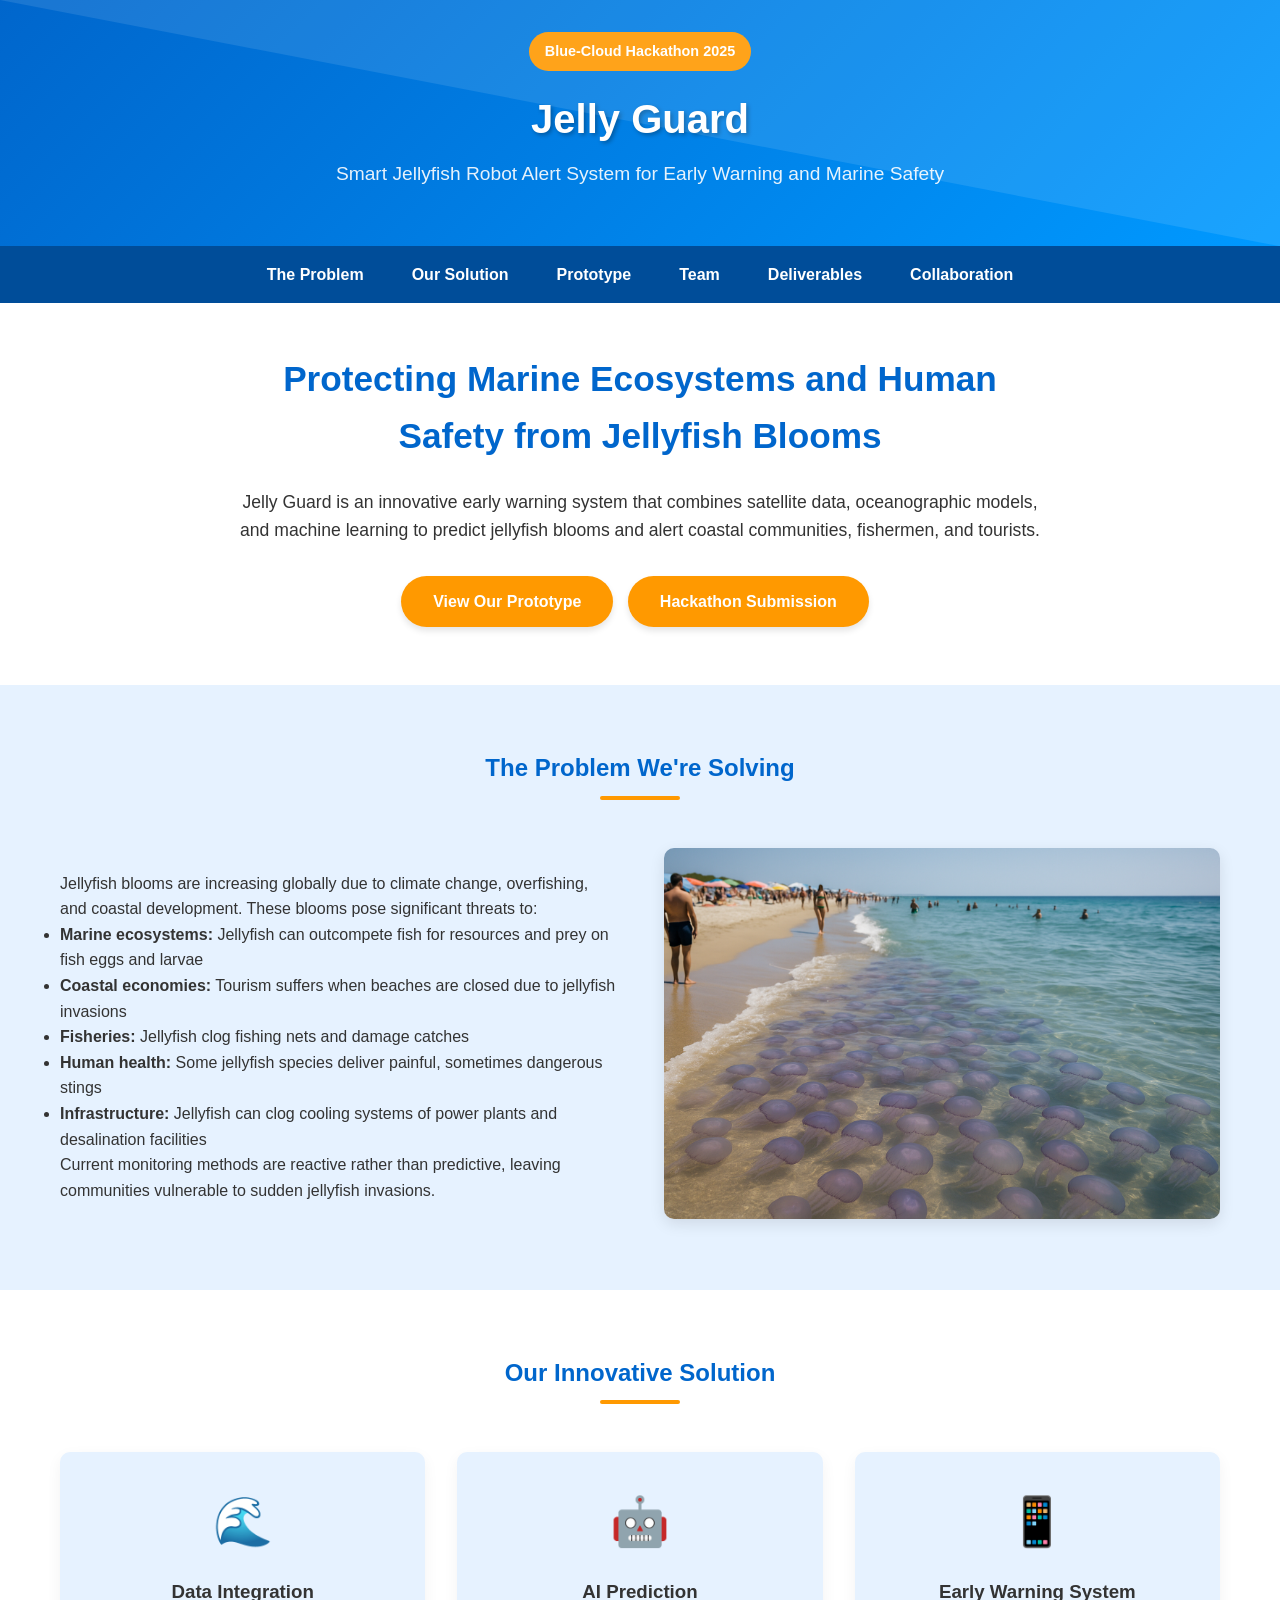
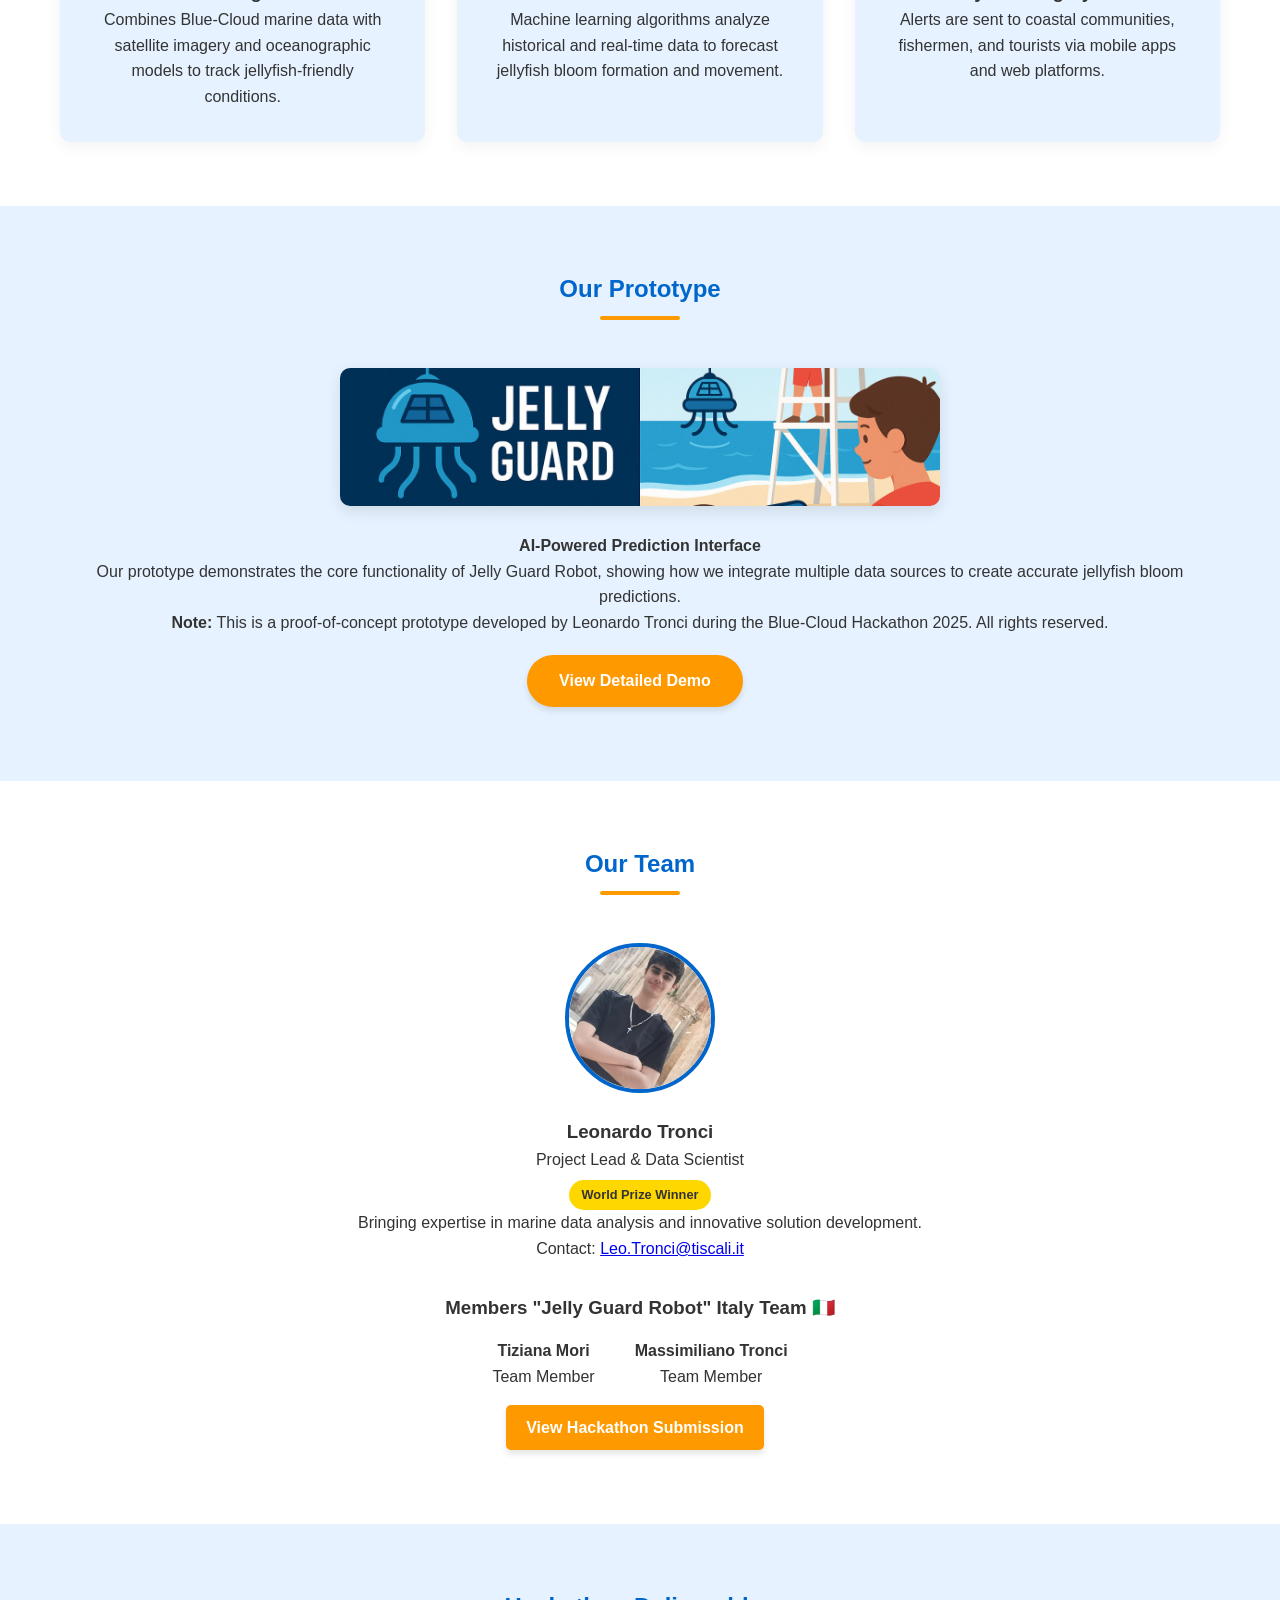
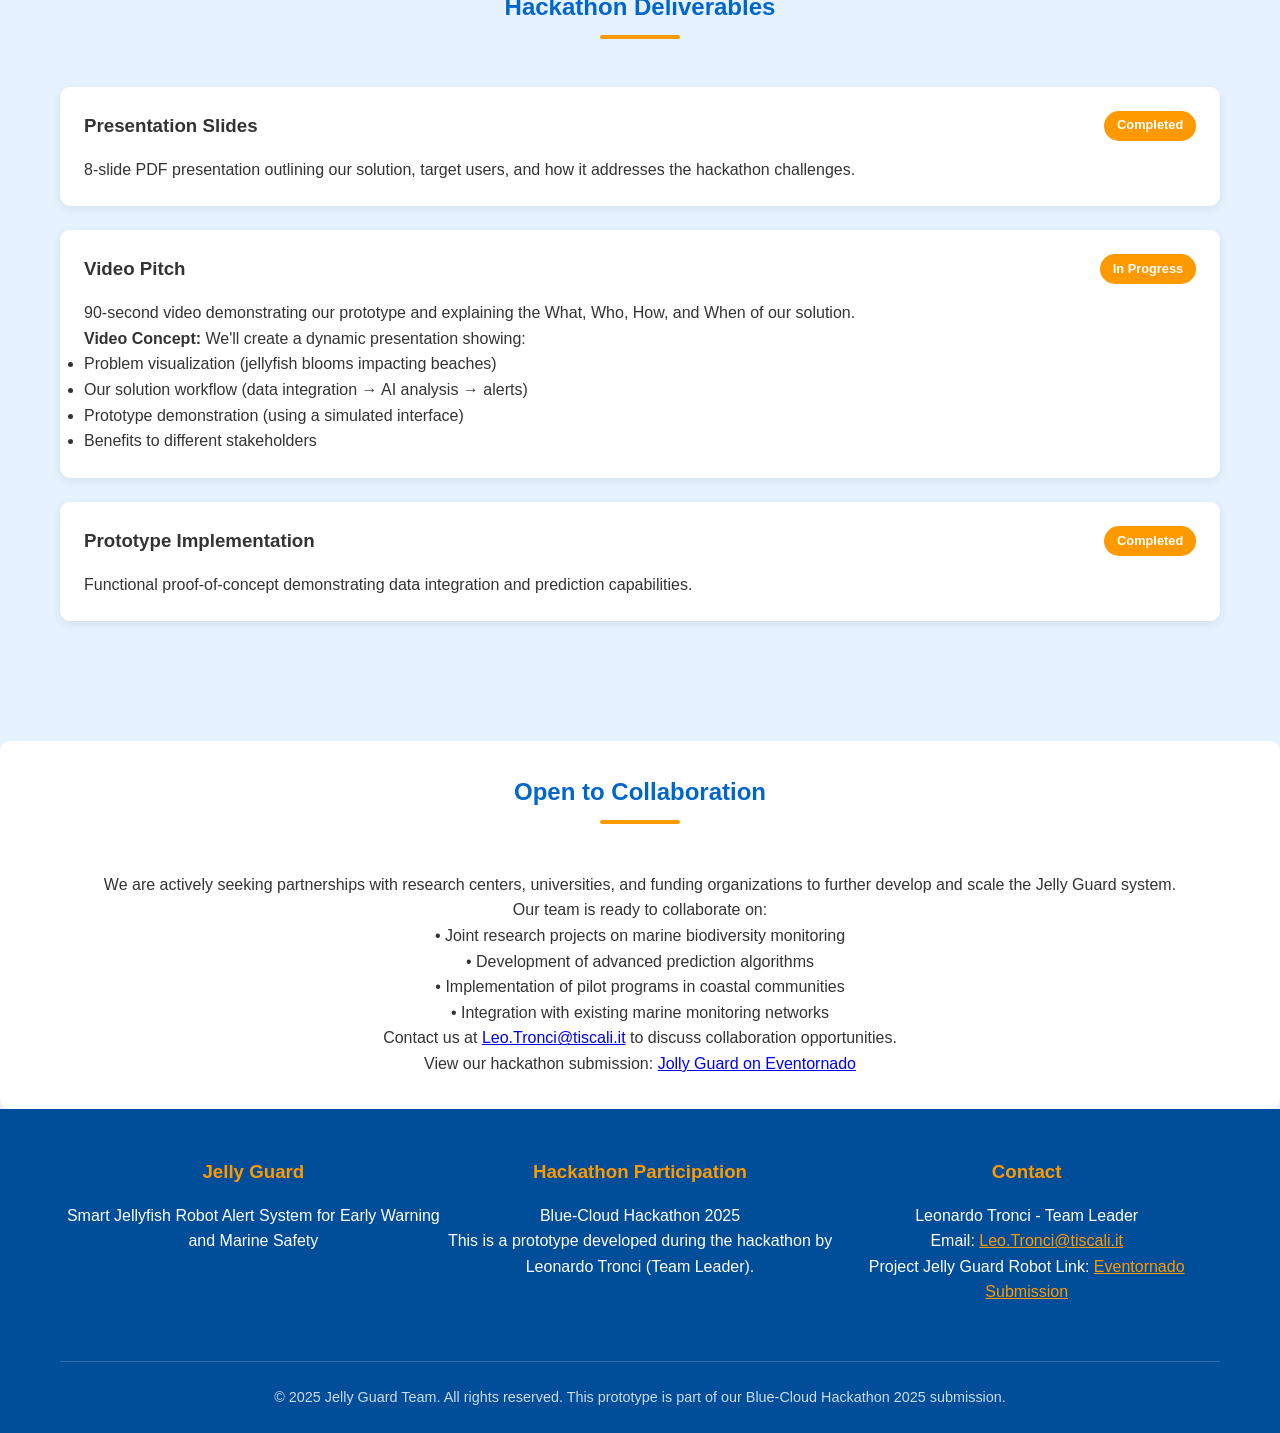
<file: index.html>
<!DOCTYPE html>
<html lang="en">
<head>
    <meta charset="UTF-8">
    <meta name="viewport" content="width=device-width, initial-scale=1.0">
    <title>Jelly Guard Robot- Smart Jellyfish Alert System</title>
    <style>
        :root {
            --primary-blue: #0066cc;
            --secondary-blue: #0099ff;
            --light-blue: #e6f2ff;
            --dark-blue: #004d99;
            --accent-orange: #ff9900;
            --white: #ffffff;
            --dark-text: #333333;
        }
        
        * {
            margin: 0;
            padding: 0;
            box-sizing: border-box;
            font-family: 'Segoe UI', Tahoma, Geneva, Verdana, sans-serif;
        }
        
        body {
            background-color: var(--light-blue);
            color: var(--dark-text);
            line-height: 1.6;
        }
        
        .container {
            max-width: 1200px;
            margin: 0 auto;
            padding: 0 20px;
        }
        
        header {
            background: linear-gradient(135deg, var(--primary-blue) 0%, var(--secondary-blue) 100%);
            color: var(--white);
            padding: 2rem 0;
            text-align: center;
            position: relative;
            overflow: hidden;
        }
        
        header::before {
            content: "";
            position: absolute;
            top: 0;
            left: 0;
            width: 100%;
            height: 100%;
            background-image: url('data:image/svg+xml;utf8,<svg xmlns="http://www.w3.org/2000/svg" viewBox="0 0 100 100" preserveAspectRatio="none"><path d="M0,0 L100,0 L100,100 Z" fill="rgba(255,255,255,0.1)"/></svg>');
            background-size: cover;
        }
        
        .logo {
            font-size: 2.5rem;
            font-weight: 700;
            margin-bottom: 0.5rem;
            text-shadow: 2px 2px 4px rgba(0,0,0,0.3);
        }
        
        .tagline {
            font-size: 1.2rem;
            margin-bottom: 1.5rem;
            opacity: 0.9;
        }
        
        .hackathon-badge {
            display: inline-block;
            background-color: var(--accent-orange);
            color: var(--white);
            padding: 0.5rem 1rem;
            border-radius: 20px;
            font-size: 0.9rem;
            font-weight: 600;
            margin-bottom: 1rem;
        }
        
        nav {
            background-color: var(--dark-blue);
            position: sticky;
            top: 0;
            z-index: 100;
        }
        
        nav ul {
            display: flex;
            justify-content: center;
            list-style: none;
            padding: 1rem 0;
        }
        
        nav li {
            margin: 0 1.5rem;
        }
        
        nav a {
            color: var(--white);
            text-decoration: none;
            font-weight: 600;
            transition: color 0.3s;
        }
        
        nav a:hover {
            color: var(--accent-orange);
        }
        
        section {
            padding: 4rem 0;
        }
        
        .section-title {
            text-align: center;
            margin-bottom: 3rem;
            color: var(--primary-blue);
            position: relative;
        }
        
        .section-title::after {
            content: "";
            display: block;
            width: 80px;
            height: 4px;
            background-color: var(--accent-orange);
            margin: 0.5rem auto;
            border-radius: 2px;
        }
        
        .hero {
            background-color: var(--white);
            text-align: center;
            padding: 3rem 0;
        }
        
        .hero-content {
            max-width: 800px;
            margin: 0 auto;
        }
        
        .hero h2 {
            font-size: 2.2rem;
            margin-bottom: 1.5rem;
            color: var(--primary-blue);
        }
        
        .hero p {
            font-size: 1.1rem;
            margin-bottom: 2rem;
        }
        
        .cta-button {
            display: inline-block;
            background-color: var(--accent-orange);
            color: var(--white);
            padding: 0.8rem 2rem;
            border-radius: 30px;
            text-decoration: none;
            font-weight: 600;
            transition: all 0.3s;
            box-shadow: 0 4px 6px rgba(0,0,0,0.1);
            margin: 0 10px 10px 0;
        }
        
        .cta-button:hover {
            background-color: var(--primary-blue);
            transform: translateY(-2px);
            box-shadow: 0 6px 8px rgba(0,0,0,0.15);
        }
        
        .problem {
            background-color: var(--light-blue);
        }
        
        .problem-content {
            display: flex;
            align-items: center;
            gap: 3rem;
        }
        
        .problem-text {
            flex: 1;
        }
        
        .problem-image {
            flex: 1;
            text-align: center;
        }
        
        .problem-image img {
            max-width: 100%;
            border-radius: 10px;
            box-shadow: 0 5px 15px rgba(0,0,0,0.1);
        }
        
        .solution {
            background-color: var(--white);
        }
        
        .solution-grid {
            display: grid;
            grid-template-columns: repeat(auto-fit, minmax(300px, 1fr));
            gap: 2rem;
        }
        
        .solution-card {
            background-color: var(--light-blue);
            padding: 2rem;
            border-radius: 10px;
            text-align: center;
            transition: transform 0.3s;
            box-shadow: 0 5px 15px rgba(0,0,0,0.05);
        }
        
        .solution-card:hover {
            transform: translateY(-5px);
        }
        
        .solution-icon {
            font-size: 3rem;
            color: var(--primary-blue);
            margin-bottom: 1rem;
        }
        
        .prototype {
            background-color: var(--light-blue);
        }
        
        .prototype-content {
            text-align: center;
        }
        
        .prototype-image {
            max-width: 80%;
            margin: 0 auto 2rem;
            border-radius: 10px;
            box-shadow: 0 5px 15px rgba(0,0,0,0.1);
        }
        
        .team {
            background-color: var(--white);
        }
        
        .team-member {
            text-align: center;
            margin-bottom: 2rem;
        }
        
        .team-photo {
            width: 150px;
            height: 150px;
            border-radius: 50%;
            object-fit: cover;
            margin: 0 auto 1rem;
            border: 4px solid var(--primary-blue);
        }
        
        .award-badge {
            display: inline-block;
            background-color: gold;
            color: var(--dark-text);
            padding: 0.3rem 0.8rem;
            border-radius: 15px;
            font-size: 0.8rem;
            font-weight: 600;
            margin-top: 0.5rem;
        }
        
        .deliverables {
            background-color: var(--light-blue);
        }
        
        .deliverable-item {
            background-color: var(--white);
            padding: 1.5rem;
            border-radius: 10px;
            margin-bottom: 1.5rem;
            box-shadow: 0 3px 10px rgba(0,0,0,0.08);
        }
        
        .deliverable-title {
            display: flex;
            justify-content: space-between;
            align-items: center;
            margin-bottom: 1rem;
        }
        
        .deliverable-status {
            background-color: var(--accent-orange);
            color: var(--white);
            padding: 0.3rem 0.8rem;
            border-radius: 15px;
            font-size: 0.8rem;
            font-weight: 600;
        }
        
        footer {
            background-color: var(--dark-blue);
            color: var(--white);
            padding: 3rem 0 1.5rem;
            text-align: center;
        }
        
        .footer-content {
            display: flex;
            justify-content: space-between;
            flex-wrap: wrap;
            margin-bottom: 2rem;
        }
        
        .footer-section {
            flex: 1;
            min-width: 250px;
            margin-bottom: 1.5rem;
        }
        
        .footer-section h3 {
            margin-bottom: 1rem;
            color: var(--accent-orange);
        }
        
        .copyright {
            border-top: 1px solid rgba(255,255,255,0.2);
            padding-top: 1.5rem;
            font-size: 0.9rem;
            opacity: 0.8;
        }
        
        .collaboration {
            background-color: var(--white);
            padding: 2rem;
            border-radius: 10px;
            margin-top: 2rem;
            text-align: center;
        }
        
        @media (max-width: 768px) {
            .problem-content {
                flex-direction: column;
            }
            
            nav ul {
                flex-direction: column;
                text-align: center;
            }
            
            nav li {
                margin: 0.5rem 0;
            }
            
            .footer-content {
                flex-direction: column;
            }
        }
    </style>
</head>
<body>
    <header>
        <div class="container">
            <div class="hackathon-badge">Blue-Cloud Hackathon 2025</div>
            <div class="logo">Jelly Guard</div>
            <div class="tagline">Smart Jellyfish Robot Alert System for Early Warning and Marine Safety</div>
        </div>
    </header>

    <nav>
        <div class="container">
            <ul>
                <li><a href="#problem">The Problem</a></li>
                <li><a href="#solution">Our Solution</a></li>
                <li><a href="#prototype">Prototype</a></li>
                <li><a href="#team">Team</a></li>
                <li><a href="#deliverables">Deliverables</a></li>
                <li><a href="#collaboration">Collaboration</a></li>
            </ul>
        </div>
    </nav>

    <section class="hero">
        <div class="container">
            <div class="hero-content">
                <h2>Protecting Marine Ecosystems and Human Safety from Jellyfish Blooms</h2>
                <p>Jelly Guard is an innovative early warning system that combines satellite data, oceanographic models, and machine learning to predict jellyfish blooms and alert coastal communities, fishermen, and tourists.</p>
                <a href="#prototype" class="cta-button">View Our Prototype</a>
                <a href="https://eventornado.com/submission/jolly-guard-smart-jellyfish-alert-system-for-early-warning-and-marine-safety?s=1#idea" class="cta-button" target="_blank">Hackathon Submission</a>
            </div>
        </div>
    </section>

    <section id="problem" class="problem">
        <div class="container">
            <h2 class="section-title">The Problem We're Solving</h2>
            <div class="problem-content">
                <div class="problem-text">
                    <p>Jellyfish blooms are increasing globally due to climate change, overfishing, and coastal development. These blooms pose significant threats to:</p>
                    <ul>
                        <li><strong>Marine ecosystems:</strong> Jellyfish can outcompete fish for resources and prey on fish eggs and larvae</li>
                        <li><strong>Coastal economies:</strong> Tourism suffers when beaches are closed due to jellyfish invasions</li>
                        <li><strong>Fisheries:</strong> Jellyfish clog fishing nets and damage catches</li>
                        <li><strong>Human health:</strong> Some jellyfish species deliver painful, sometimes dangerous stings</li>
                        <li><strong>Infrastructure:</strong> Jellyfish can clog cooling systems of power plants and desalination facilities</li>
                    </ul>
                    <p>Current monitoring methods are reactive rather than predictive, leaving communities vulnerable to sudden jellyfish invasions.</p>
                </div>
                <div class="problem-image">
    <img src="Jellyfish%20bloom%20affecting%20beach%20(1).png" alt="Jellyfish bloom affecting beach" style="width: 100%; border-radius: 10px; box-shadow: 0 5px 15px rgba(0,0,0,0.1);">
</div>
                </div>
            </div>
        </div>
    </section>

    <section id="solution" class="solution">
        <div class="container">
            <h2 class="section-title">Our Innovative Solution</h2>
            <div class="solution-grid">
                <div class="solution-card">
                    <div class="solution-icon">🌊</div>
                    <h3>Data Integration</h3>
                    <p>Combines Blue-Cloud marine data with satellite imagery and oceanographic models to track jellyfish-friendly conditions.</p>
                </div>
                <div class="solution-card">
                    <div class="solution-icon">🤖</div>
                    <h3>AI Prediction</h3>
                    <p>Machine learning algorithms analyze historical and real-time data to forecast jellyfish bloom formation and movement.</p>
                </div>
                <div class="solution-card">
                    <div class="solution-icon">📱</div>
                    <h3>Early Warning System</h3>
                    <p>Alerts are sent to coastal communities, fishermen, and tourists via mobile apps and web platforms.</p>
                </div>
            </div>
        </div>
    </section>

    <section id="prototype" class="prototype">
        <div class="container">
            <h2 class="section-title">Our Prototype</h2>
            <div class="prototype-content">
    <div class="prototype-visualization">
        <img src="demo/Jelly%20Guard%20Team-Leo%20T.jpg" alt="Jelly Guard AI Prototype Interface" style="width: 100%; max-width: 600px; border-radius: 10px; box-shadow: 0 5px 15px rgba(0,0,0,0.1); margin-bottom: 20px;">
        <p><strong>AI-Powered Prediction Interface</strong></p>
    </div>
    <p>Our prototype demonstrates the core functionality of Jelly Guard Robot, showing how we integrate multiple data sources to create accurate jellyfish bloom predictions.</p>
    <p><strong>Note:</strong> This is a proof-of-concept prototype developed by Leonardo Tronci during the Blue-Cloud Hackathon 2025. All rights reserved.</p>
    <a href="https://leon-tm.github.io/Jelly-GUARD/demo/" class="cta-button" style="margin-top: 20px;">View Detailed Demo</a>
</div>
        </div>
    </section>

    <section id="team" class="team">
        <div class="container">
            <h2 class="section-title">Our Team</h2>
            <div class="team-member">
                <img src="Leonardo%20Tronci%2C%20Italy%20(Team%20Leader%20of%20Jelly%20Guard%20Team).jpg" alt="Leonardo Tronci" class="team-photo">
                <h3>Leonardo Tronci</h3>
                <p>Project Lead & Data Scientist</p>
                <div class="award-badge">World Prize Winner</div>
                <p>Bringing expertise in marine data analysis and innovative solution development.</p>
                <p>Contact: <a href="mailto:Leo.Tronci@tiscali.it">Leo.Tronci@tiscali.it</a></p>
                </div> <!-- Chiude il team-member di Leonardo -->

<div class="team-members" style="margin-top: 30px; text-align: center;">
    <h3>Members "Jelly Guard Robot" Italy Team 🇮🇹</h3>
    <div style="display: flex; justify-content: center; gap: 40px; flex-wrap: wrap; margin-top: 15px;">
        <div style="text-align: center;">
            <strong>Tiziana Mori</strong>
            <p>Team Member</p>
        </div>
        <div style="text-align: center;">
            <strong>Massimiliano Tronci</strong>
            <p>Team Member</p>
        </div>
    </div>
    <a href="https://eventornado.com/submission/jolly-guard-smart-jellyfish-alert-system-for-early-warning-and-marine-safety#idea" 
       class="cta-button" 
       style="margin-top: 15px; display: inline-block; padding: 10px 20px; text-decoration: none; border-radius: 5px;">
        View Hackathon Submission
    </a>
</div>
            </div>
        </div>
    </section>

    <section id="deliverables" class="deliverables">
        <div class="container">
            <h2 class="section-title">Hackathon Deliverables</h2>
            
            <div class="deliverable-item">
                <div class="deliverable-title">
                    <h3>Presentation Slides</h3>
                    <span class="deliverable-status">Completed</span>
                </div>
                <p>8-slide PDF presentation outlining our solution, target users, and how it addresses the hackathon challenges.</p>
            </div>
            
            <div class="deliverable-item">
                <div class="deliverable-title">
                    <h3>Video Pitch</h3>
                    <span class="deliverable-status">In Progress</span>
                </div>
                <p>90-second video demonstrating our prototype and explaining the What, Who, How, and When of our solution.</p>
                <p><strong>Video Concept:</strong> We'll create a dynamic presentation showing:</p>
                <ul>
                    <li>Problem visualization (jellyfish blooms impacting beaches)</li>
                    <li>Our solution workflow (data integration → AI analysis → alerts)</li>
                    <li>Prototype demonstration (using a simulated interface)</li>
                    <li>Benefits to different stakeholders</li>
                </ul>
            </div>
            
            <div class="deliverable-item">
                <div class="deliverable-title">
                    <h3>Prototype Implementation</h3>
                    <span class="deliverable-status">Completed</span>
                </div>
                <p>Functional proof-of-concept demonstrating data integration and prediction capabilities.</p>
            </div>
        </div>
    </section>

    <section id="collaboration" class="collaboration">
        <div class="container">
            <h2 class="section-title">Open to Collaboration</h2>
            <p>We are actively seeking partnerships with research centers, universities, and funding organizations to further develop and scale the Jelly Guard system.</p>
            <p>Our team is ready to collaborate on:</p>
            <ul style="list-style: none; padding: 0;">
                <li>• Joint research projects on marine biodiversity monitoring</li>
                <li>• Development of advanced prediction algorithms</li>
                <li>• Implementation of pilot programs in coastal communities</li>
                <li>• Integration with existing marine monitoring networks</li>
            </ul>
            <p>Contact us at <a href="mailto:Leo.Tronci@tiscali.it">Leo.Tronci@tiscali.it</a> to discuss collaboration opportunities.</p>
            <p>View our hackathon submission: <a href="https://eventornado.com/submission/jolly-guard-smart-jellyfish-alert-system-for-early-warning-and-marine-safety?s=1#idea" target="_blank">Jolly Guard on Eventornado</a></p>
        </div>
    </section>

    <footer>
        <div class="container">
            <div class="footer-content">
                <div class="footer-section">
                    <h3>Jelly Guard</h3>
                    <p>Smart Jellyfish Robot Alert System for Early Warning and Marine Safety</p>
                </div>
                <div class="footer-section">
                    <h3>Hackathon Participation</h3>
                    <p>Blue-Cloud Hackathon 2025</p>
                    <p>This is a prototype developed during the hackathon by Leonardo Tronci (Team Leader).</p>
                </div>
                <div class="footer-section">
                    <h3>Contact</h3>
                    <p>Leonardo Tronci - Team Leader</p>
                    <p>Email: <a href="mailto:Leo.Tronci@tiscali.it" style="color: var(--accent-orange);">Leo.Tronci@tiscali.it</a></p>
                    <p>Project Jelly Guard Robot Link: <a href="https://eventornado.com/submission/jolly-guard-smart-jellyfish-alert-system-for-early-warning-and-marine-safety?s=1#idea" style="color: var(--accent-orange);" target="_blank">Eventornado Submission</a></p>
                </div>
            </div>
            <div class="copyright">
                <p>&copy; 2025 Jelly Guard Team. All rights reserved. This prototype is part of our Blue-Cloud Hackathon 2025 submission.</p>
            </div>
        </div>
    </footer>

    <script>
        document.querySelectorAll('nav a').forEach(anchor => {
            anchor.addEventListener('click', function(e) {
                e.preventDefault();
                const targetId = this.getAttribute('href');
                const targetElement = document.querySelector(targetId);
                window.scrollTo({
                    top: targetElement.offsetTop - 80,
                    behavior: 'smooth'
                });
            });
        });
        
        const observerOptions = {
            threshold: 0.1,
            rootMargin: '0px 0px -50px 0px'
        };
        
        const observer = new IntersectionObserver(function(entries) {
            entries.forEach(entry => {
                if (entry.isIntersecting) {
                    entry.target.style.opacity = 1;
                    entry.target.style.transform = 'translateY(0)';
                }
            });
        }, observerOptions);
        
        document.querySelectorAll('.solution-card, .problem-content, .prototype-content, .team-member').forEach(el => {
            el.style.opacity = 0;
            el.style.transform = 'translateY(20px)';
            el.style.transition = 'opacity 0.5s, transform 0.5s';
            observer.observe(el);
        });
    </script>
</body>
</html>
</file>
